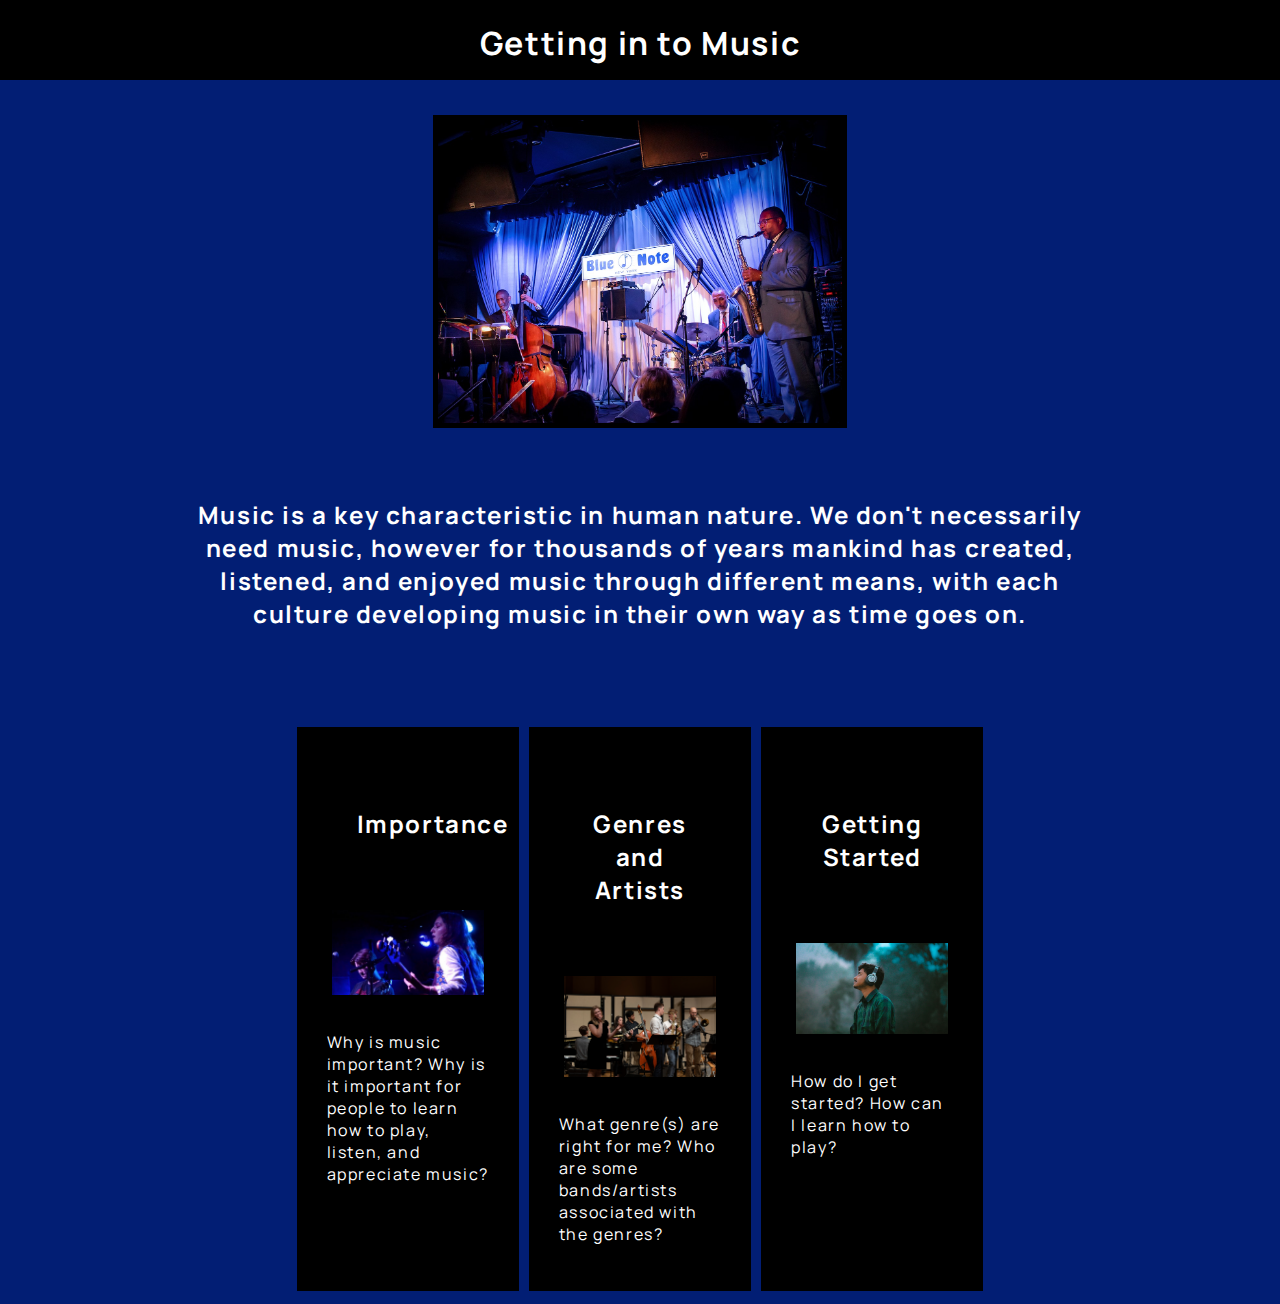
<file: index.html>
<!DOCTYPE html>
<html>

<head>
	<title>Unit 2 Starter Code, Option 2</title>
	<link href="style.css" rel="stylesheet" type="text/css" />
</head>

<body>
	<div class="div-main">
		<div class="navbar" onclick="location.href='index.html';">
			<h1>Getting in to Music</h1>
		</div>
		<br>
		<!-- Change the image below to one you want to use. -->
		<img src="indexImgs/jazzclub.jpg" alt="jazz club">
		<h2> Music is a key characteristic in human nature. We don't necessarily need music, however for thousands of years
			mankind has created, listened, and enjoyed music through different means, with each culture developing music in
			their own way as time goes on. </h2>
		<br>

		<div class="section-container">
			<div class="section" onclick="location.href='sectionOne.html';">
				<h2>Importance</h2>
				<img class="section-image" src="indexImgs/sectionone.jpg" alt="band playing music">
				<p class="section-information"> Why is music important? Why is it important for people to learn how to play,
					listen, and appreciate music?</p>
			</div>

			<div class="section" onclick="location.href='sectionTwo.html';">
				<h2> Genres and Artists </h2>
				<img class="section-image" src="indexImgs/sectiontwo.jpg" alt="band playing music">
				<p class="section-information"> What genre(s) are right for me? Who are some bands/artists associated with the
					genres? </p>
			</div>

			<div class="section" onclick="location.href='sectionThree.html';">
				<h2> Getting Started</h2>
				<img class="section-image" src="indexImgs/sectionthree.jpeg" alt="person listening to music">
				<p class="section-information"> How do I get started? How can I learn how to play?</p>
			</div>

		</div>
	</div>
</body>

</html>
</file>
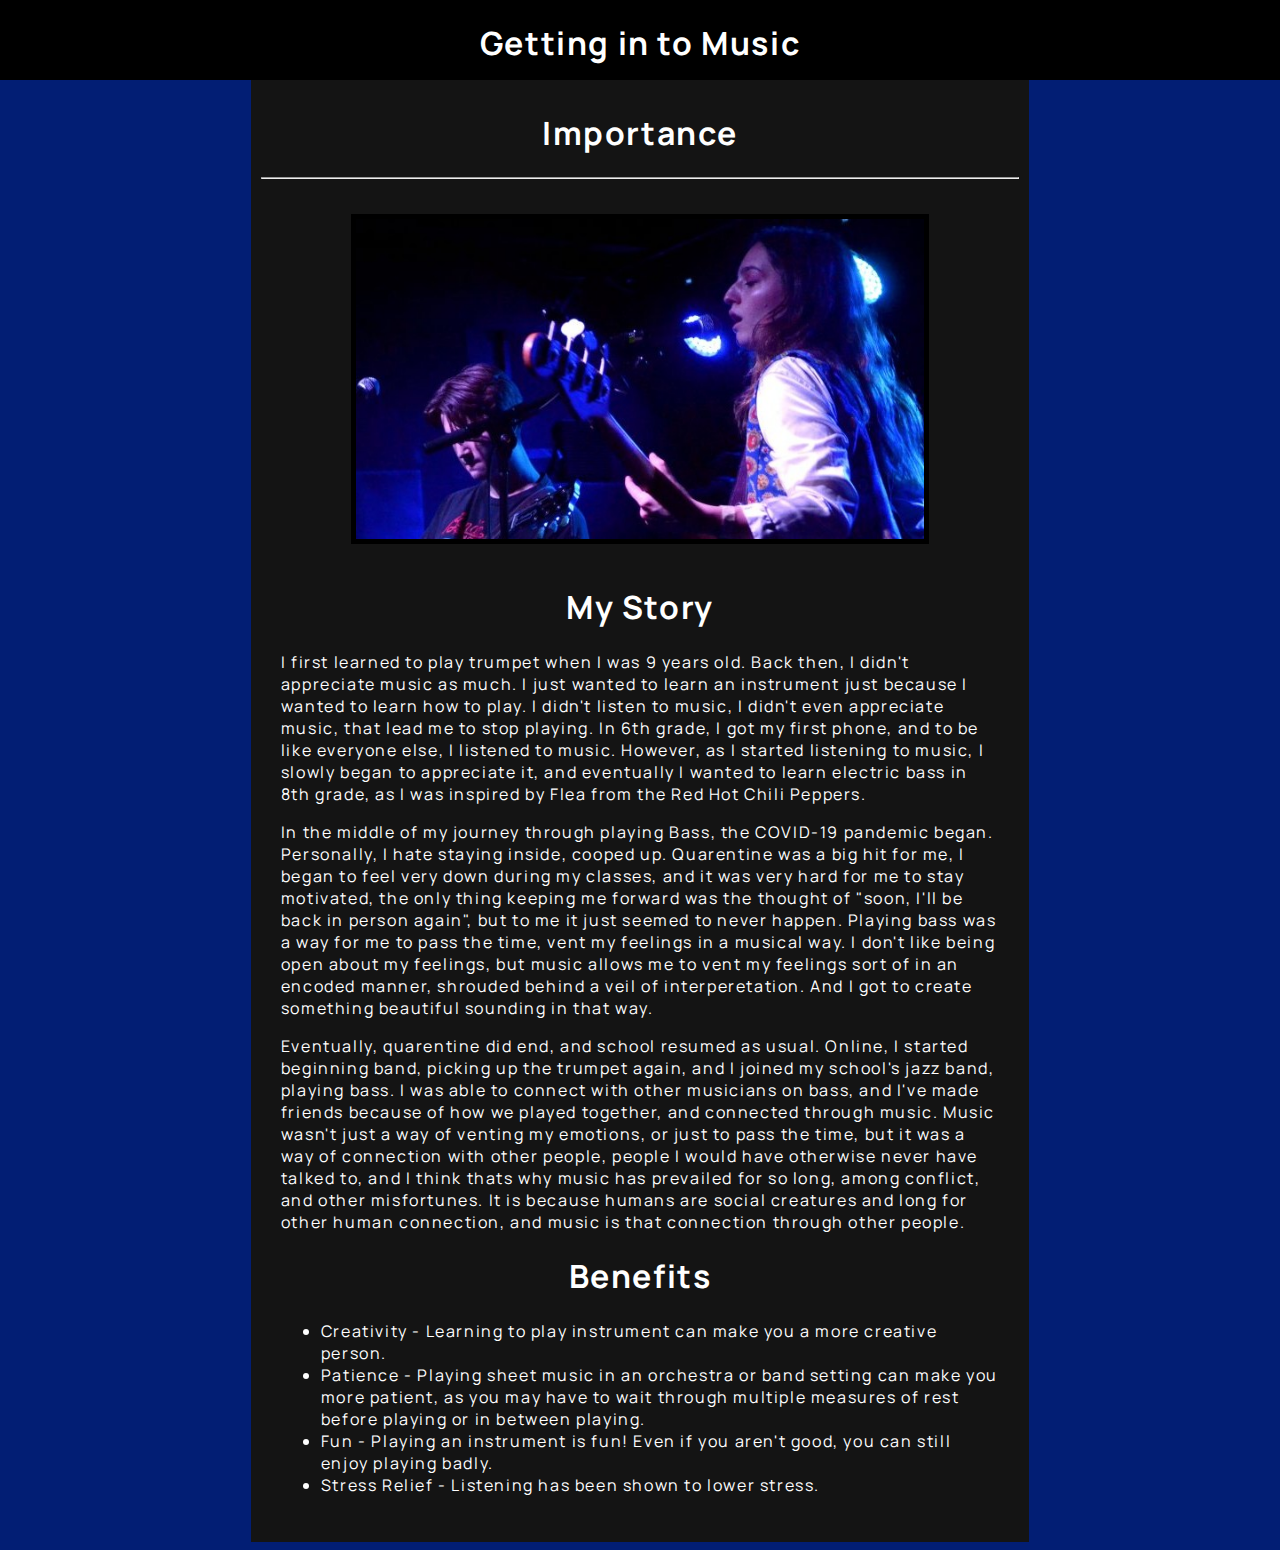
<file: sectionOne.html>
<!DOCTYPE html>
<html>

<head>
	<link rel="stylesheet" href="style.css">
</head>

<body>
	<div class="div-main">
		<div class="navbar" onclick="location.href='index.html';">
			<h1>Getting in to Music</h1>
		</div>

		<div class="main-body">
			<h1> Importance </h1>
			<hr>
			<br>

			<img class="main-img" src="indexImgs/sectionone.jpg" alt="band playing music">

			<div class="main-p">
				<h1> My Story</h1>
				<p>
					I first learned to play trumpet when I was 9 years old. Back then, I didn't appreciate music as much. I just
					wanted to learn an instrument just because I wanted to learn how to play. I didn't listen to music, I didn't
					even appreciate music, that lead me to stop playing. In 6th grade, I got my first phone, and to be like
					everyone else, I listened to music. However, as I started listening to music, I slowly began to appreciate it,
					and eventually I wanted to learn electric bass in 8th grade, as I was inspired by Flea from the Red Hot Chili
					Peppers.
				</p>
				<p>
					In the middle of my journey through playing Bass, the COVID-19 pandemic began. Personally, I hate staying
					inside, cooped up. Quarentine was a big hit for me, I began to feel very down during my classes, and it was
					very hard for me to stay motivated, the only thing keeping me forward was the thought of "soon, I'll be back
					in person again", but to me it just seemed to never happen. Playing bass was a way for me to pass the time,
					vent my feelings in a musical way. I don't like being open about my feelings, but music allows me to vent my
					feelings sort of in an encoded manner, shrouded behind a veil of interperetation. And I got to create
					something beautiful sounding in that way.
				</p>
				<p>
					Eventually, quarentine did end, and school resumed as usual. Online, I started beginning band, picking up the
					trumpet again, and I joined my school's jazz band, playing bass. I was able to connect with other musicians on
					bass, and I've made friends because of how we played together, and connected through music. Music wasn't just
					a way of venting my emotions, or just to pass the time, but it was a way of connection with other people,
					people I would have otherwise never have talked to, and I think thats why music has prevailed for so long,
					among conflict, and other misfortunes. It is because humans are social creatures and long for other human
					connection, and music is that connection through other people.
				</p>

				<h1> Benefits </h1>
				<ul>
					<li> Creativity - Learning to play instrument can make you a more creative person. </li>
					<li> Patience - Playing sheet music in an orchestra or band setting can make you more patient, as you may have
						to wait through multiple measures of rest before playing or in between playing.
					</li>
					<li> Fun - Playing an instrument is fun! Even if you aren't good, you can still enjoy playing badly. </li>
					<li> Stress Relief - Listening has been shown to lower stress. </li>
				</ul>
			</div>
		</div>
	</div>
</body>

</html>
</file>
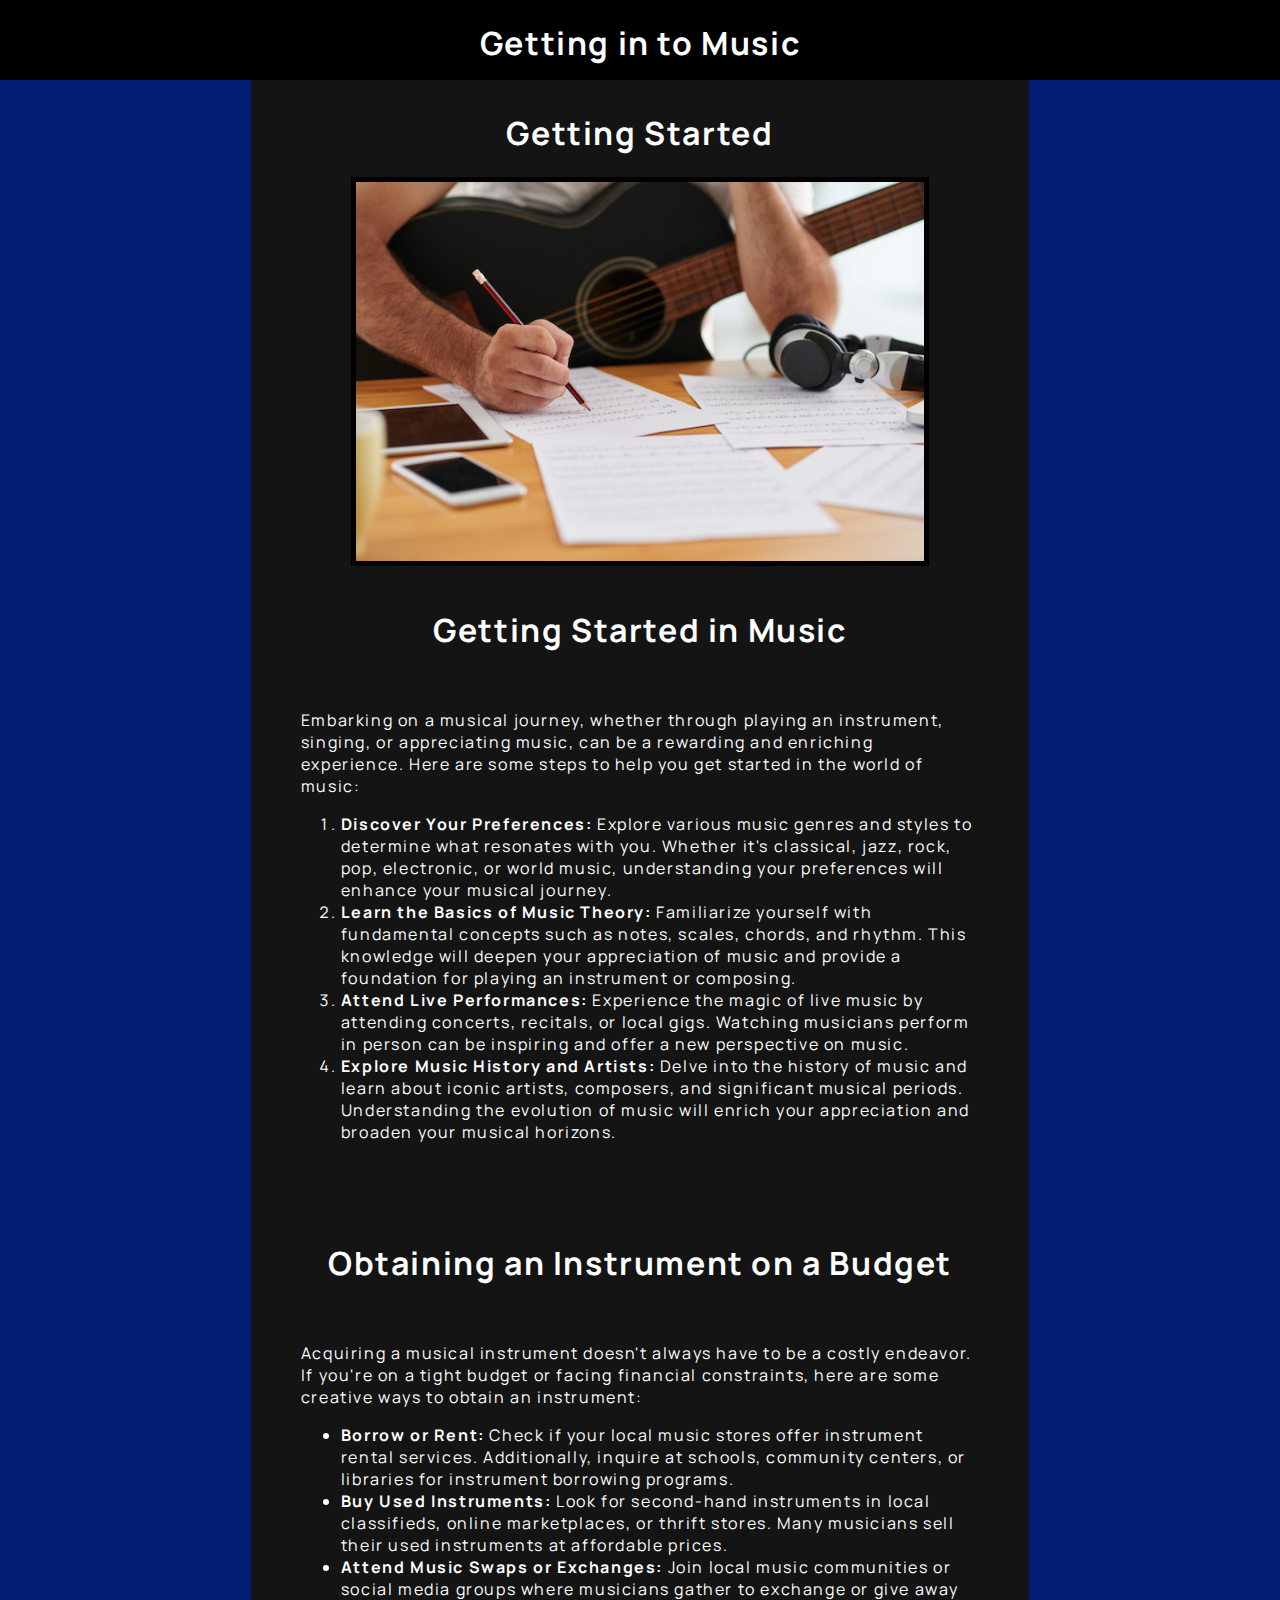
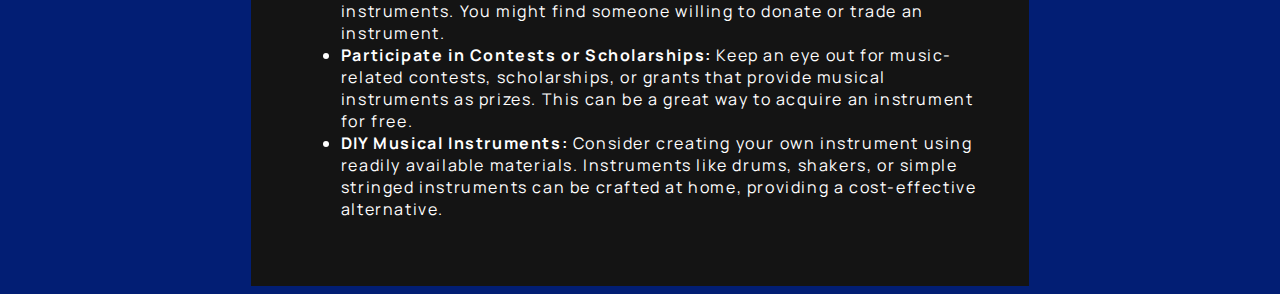
<file: sectionThree.html>
<!DOCTYPE html>
<html>

<head>
	<link rel="stylesheet" href="style.css">
</head>

<body>
	<div class="div-main">
		<div class="navbar" onclick="location.href='index.html';">
			<h1>Getting in to Music</h1>
		</div>

		<div class="main-body">
			<h1> Getting Started </h1>

			<img class="main-img" src="sectionthree/composer.jpe" alt="person with guitar writing music">

			<div class="main-p">
				<h1>Getting Started in Music</h1>
				<div class="main-p">
					<p>Embarking on a musical journey, whether through playing an instrument, singing, or appreciating music, can
						be a rewarding and enriching experience. Here are some steps to help you get started in the world of music:
					</p>
					<ol>
						<li><strong>Discover Your Preferences:</strong> Explore various music genres and styles to determine what
							resonates with you. Whether it's classical, jazz, rock, pop, electronic, or world music, understanding
							your preferences will enhance your musical journey.</li>
						<li><strong>Learn the Basics of Music Theory:</strong> Familiarize yourself with fundamental concepts such
							as notes, scales, chords, and rhythm. This knowledge will deepen your appreciation of music and provide a
							foundation for playing an instrument or composing.</li>
						<li><strong>Attend Live Performances:</strong> Experience the magic of live music by attending concerts,
							recitals, or local gigs. Watching musicians perform in person can be inspiring and offer a new perspective
							on music.</li>
						<li><strong>Explore Music History and Artists:</strong> Delve into the history of music and learn about
							iconic artists, composers, and significant musical periods. Understanding the evolution of music will
							enrich your appreciation and broaden your musical horizons.</li>
					</ol>
				</div>
			</div>

			<div class="main-p">
				<h1>Obtaining an Instrument on a Budget</h1>
				<div class="main-p">
					<p>Acquiring a musical instrument doesn't always have to be a costly endeavor. If you're on a tight budget or
						facing financial constraints, here are some creative ways to obtain an instrument:</p>
					<ul>
						<li><strong>Borrow or Rent:</strong> Check if your local music stores offer instrument rental services.
							Additionally, inquire at schools, community centers, or libraries for instrument borrowing programs.</li>
						<li><strong>Buy Used Instruments:</strong> Look for second-hand instruments in local classifieds, online
							marketplaces, or thrift stores. Many musicians sell their used instruments at affordable prices.</li>
						<li><strong>Attend Music Swaps or Exchanges:</strong> Join local music communities or social media groups
							where musicians gather to exchange or give away instruments. You might find someone willing to donate or
							trade an instrument.</li>
						<li><strong>Participate in Contests or Scholarships:</strong> Keep an eye out for music-related contests,
							scholarships, or grants that provide musical instruments as prizes. This can be a great way to acquire an
							instrument for free.</li>
						<li><strong>DIY Musical Instruments:</strong> Consider creating your own instrument using readily available
							materials. Instruments like drums, shakers, or simple stringed instruments can be crafted at home,
							providing a cost-effective alternative.</li>
					</ul>
				</div>
			</div>

		</div>
	</div>
</body>

</html>
</file>
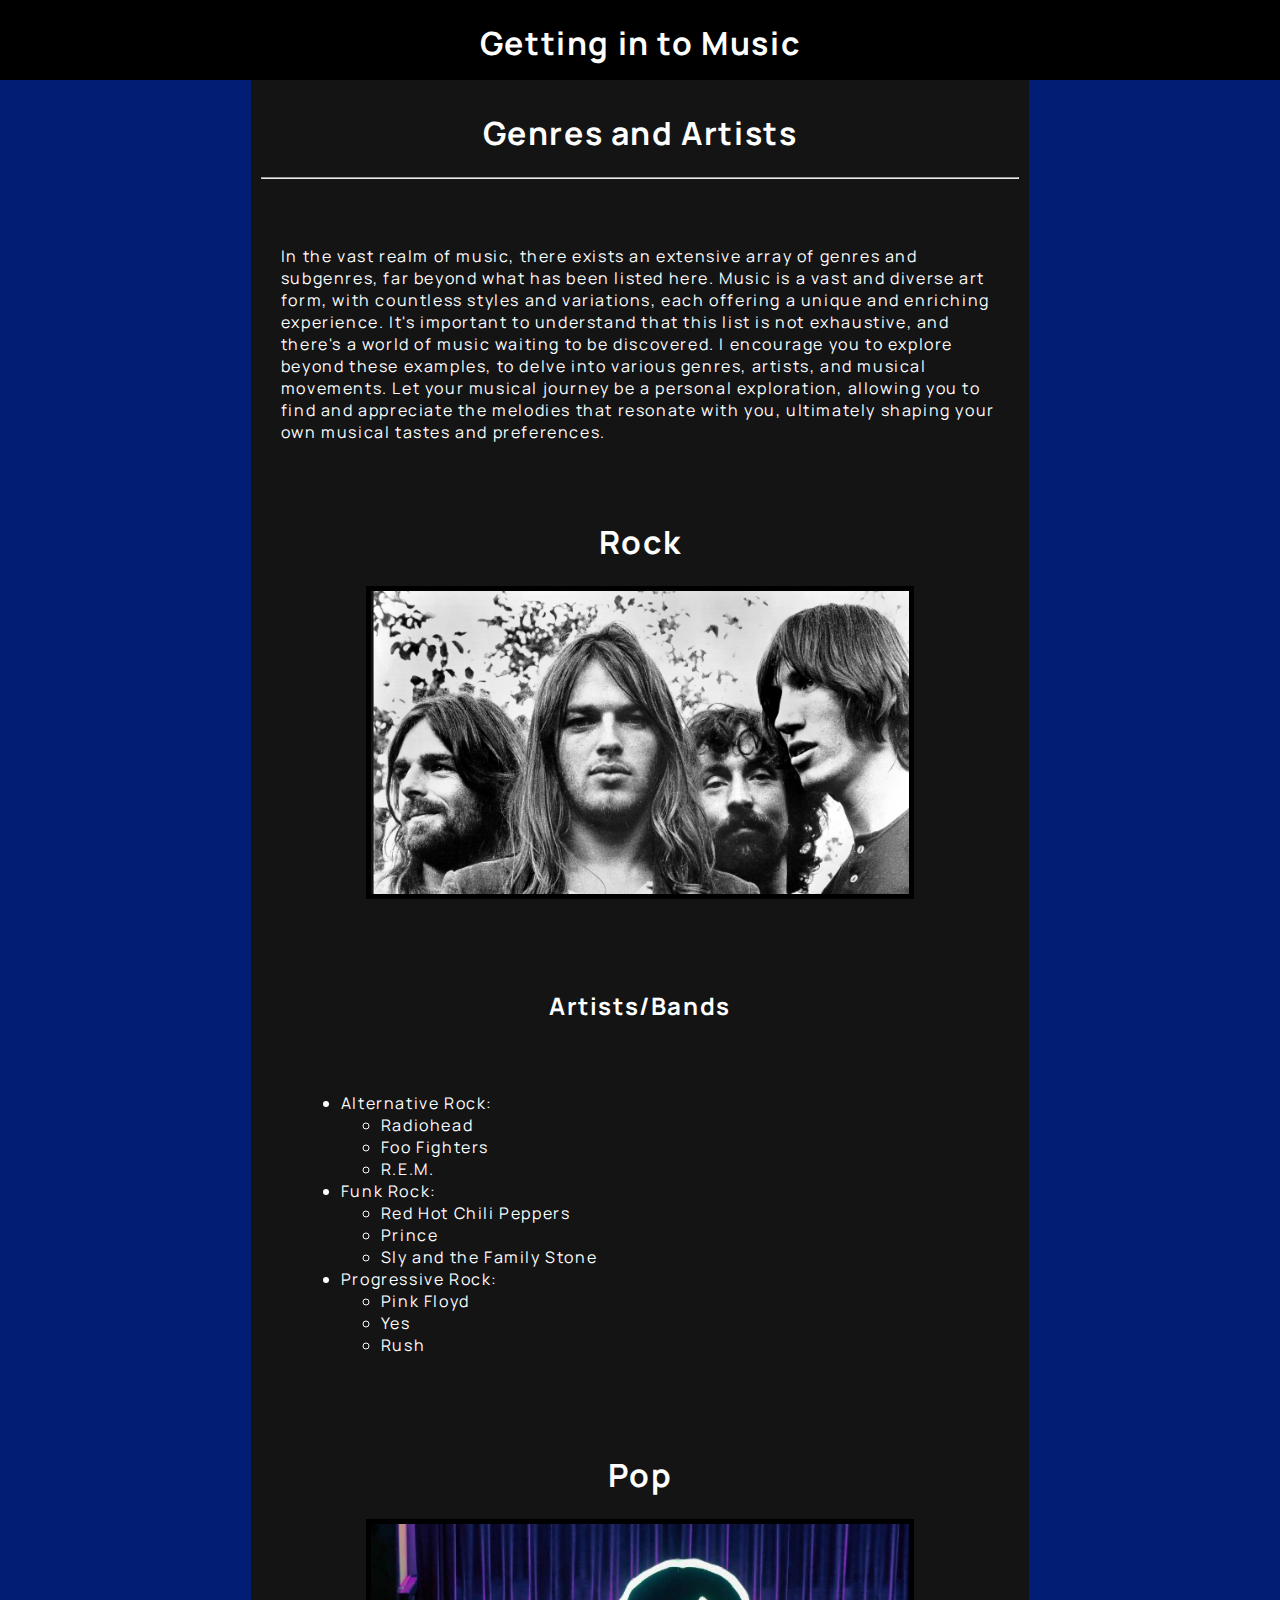
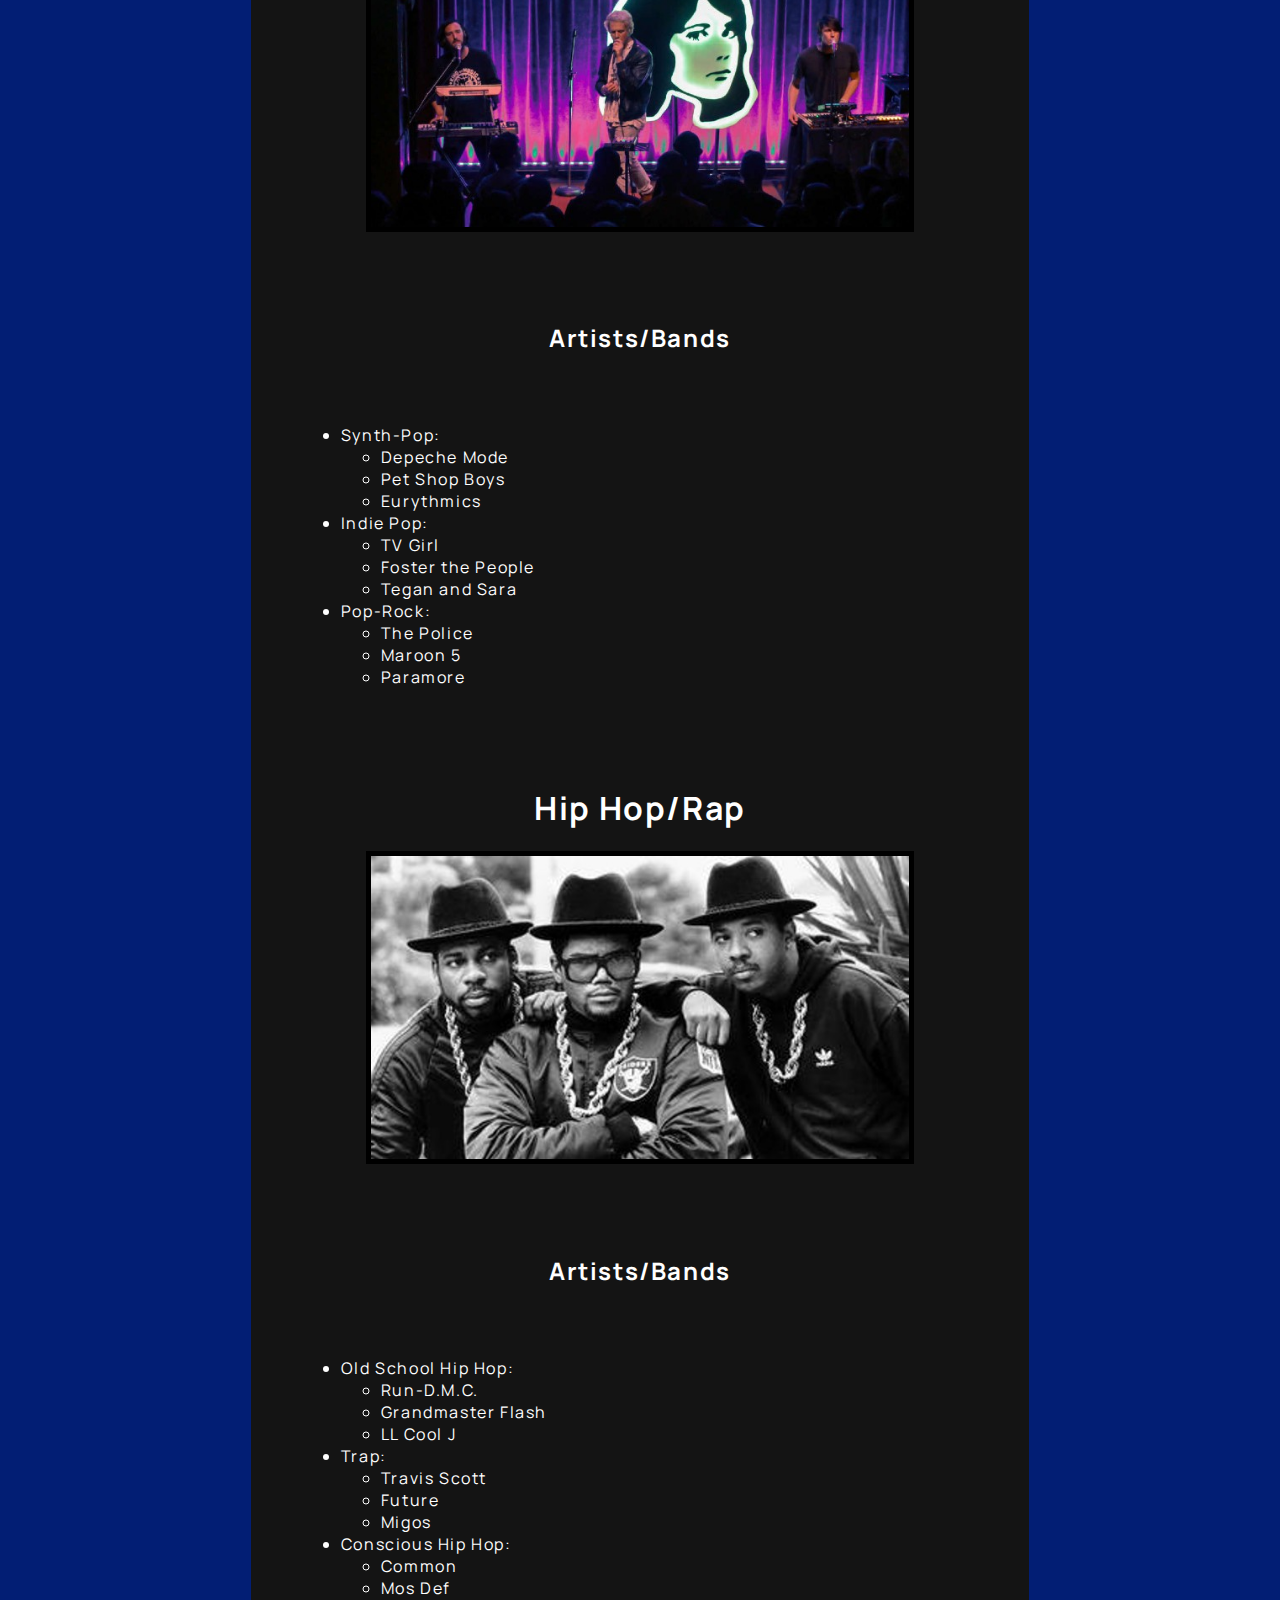
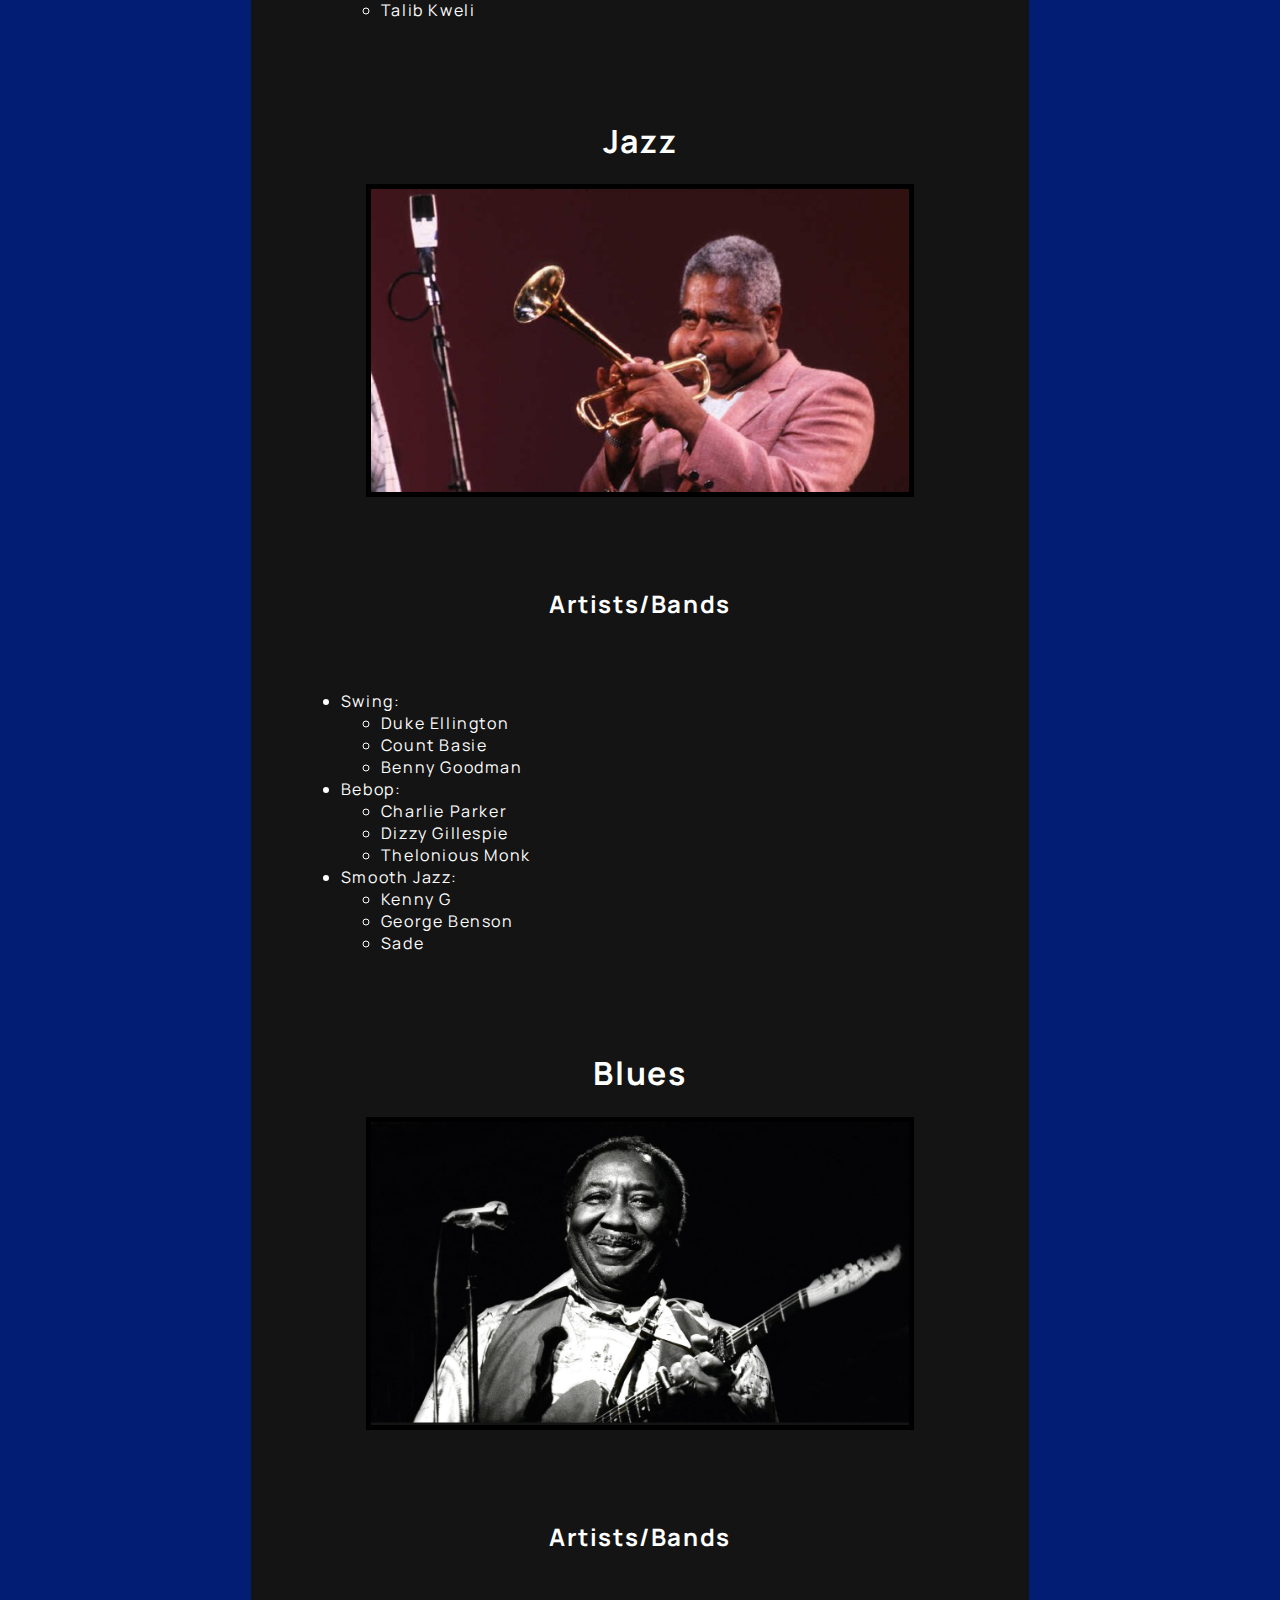
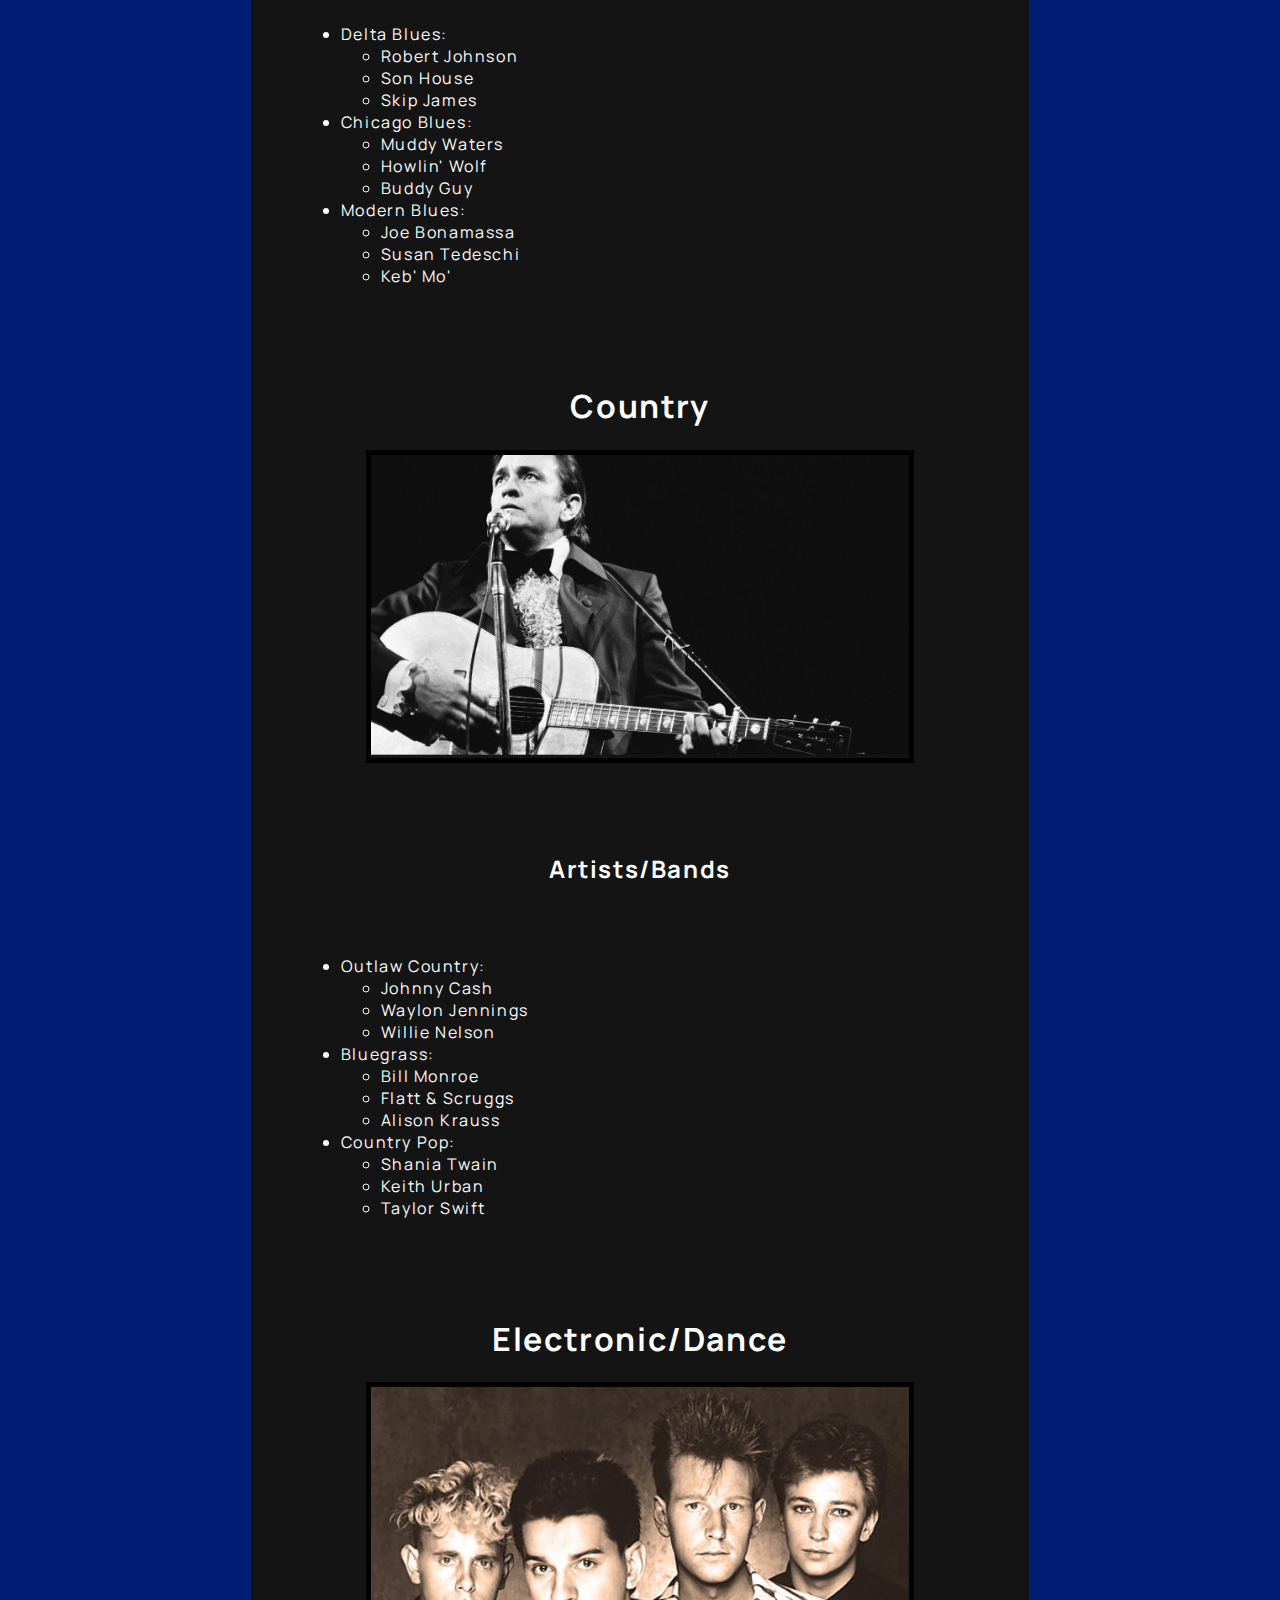
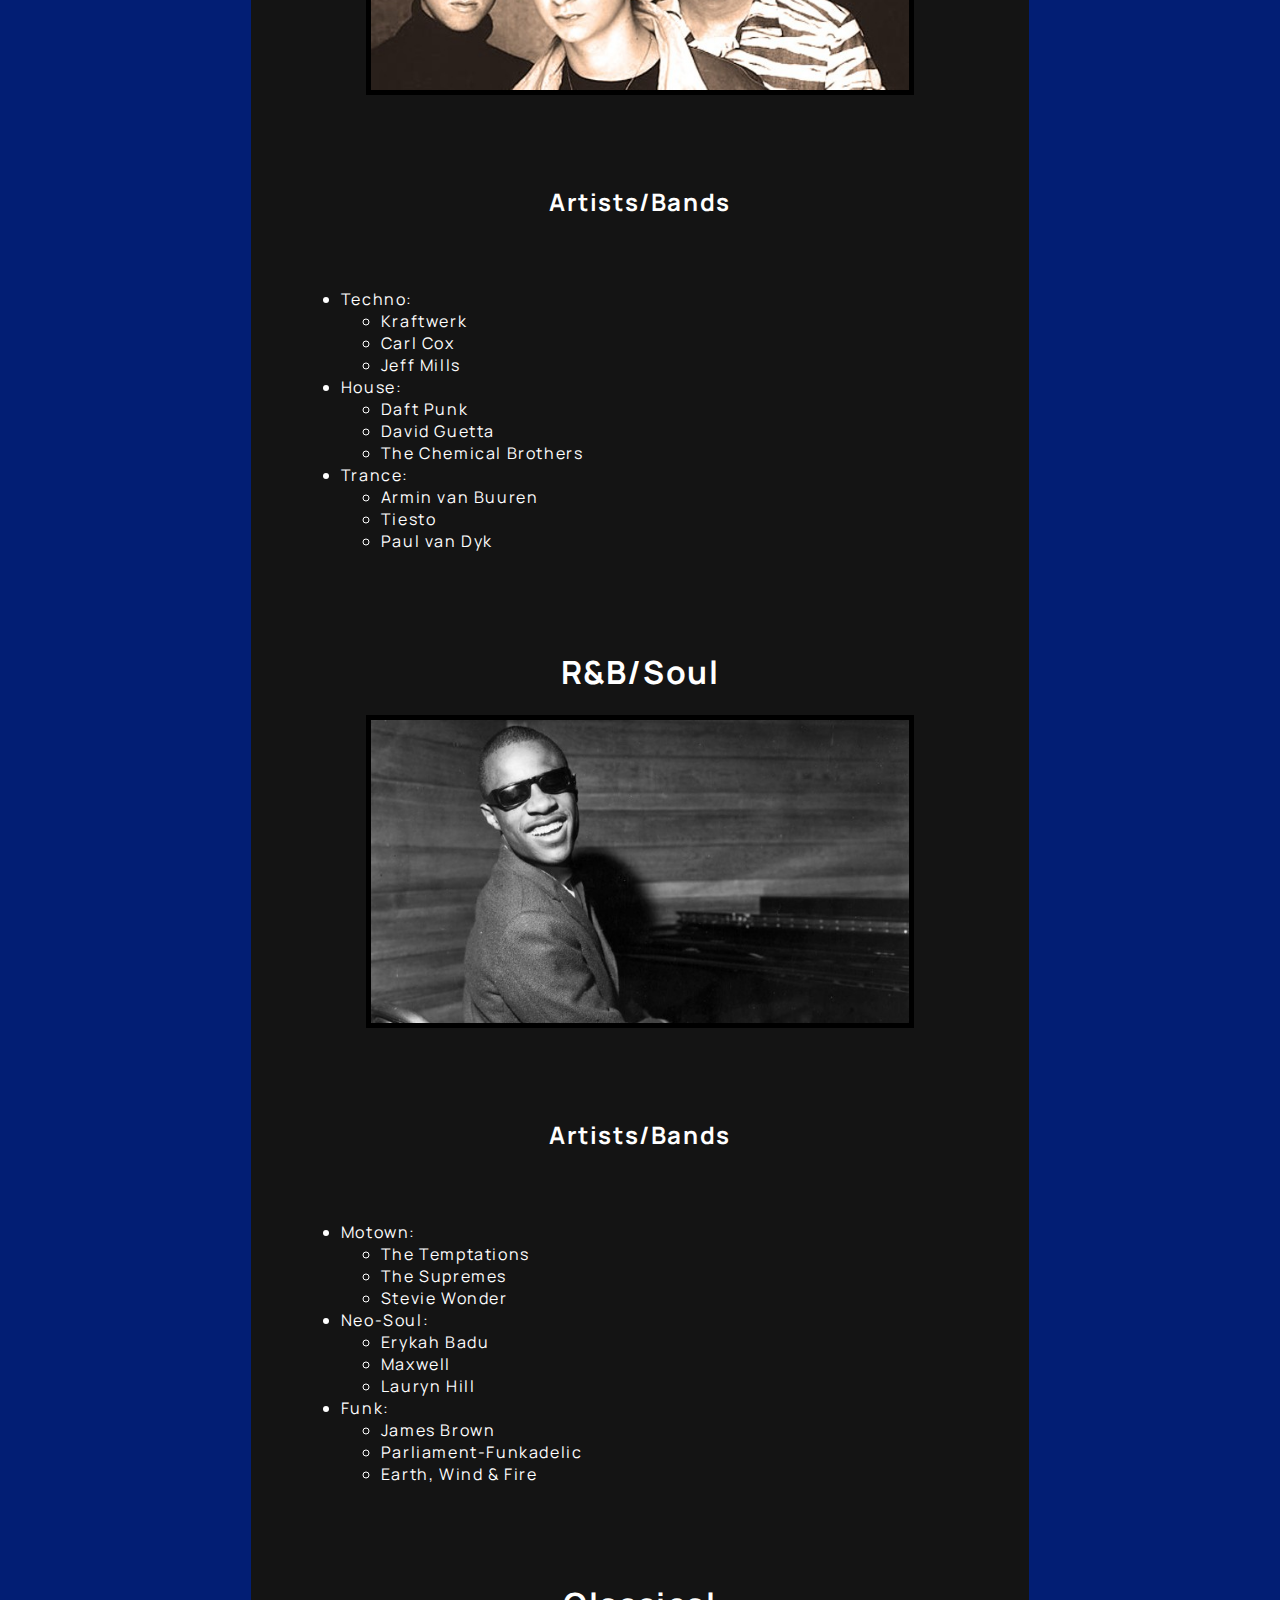
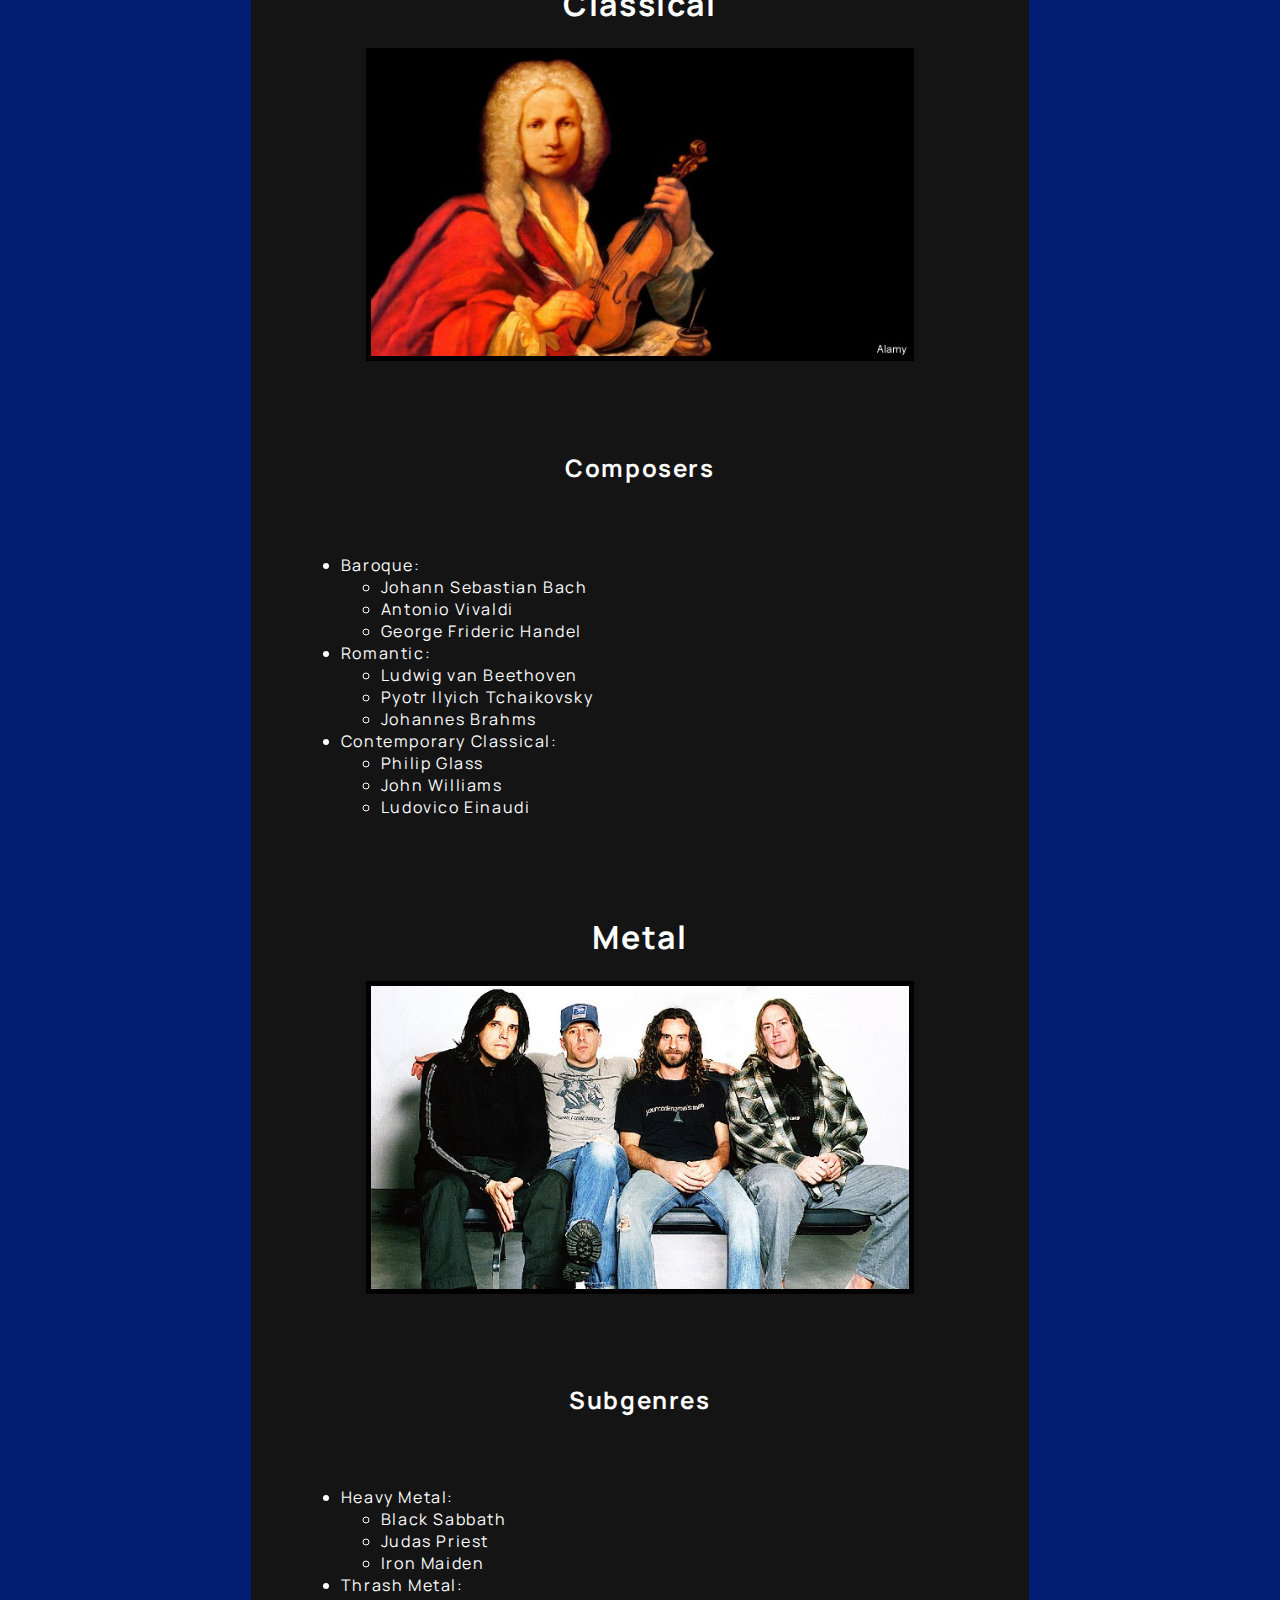
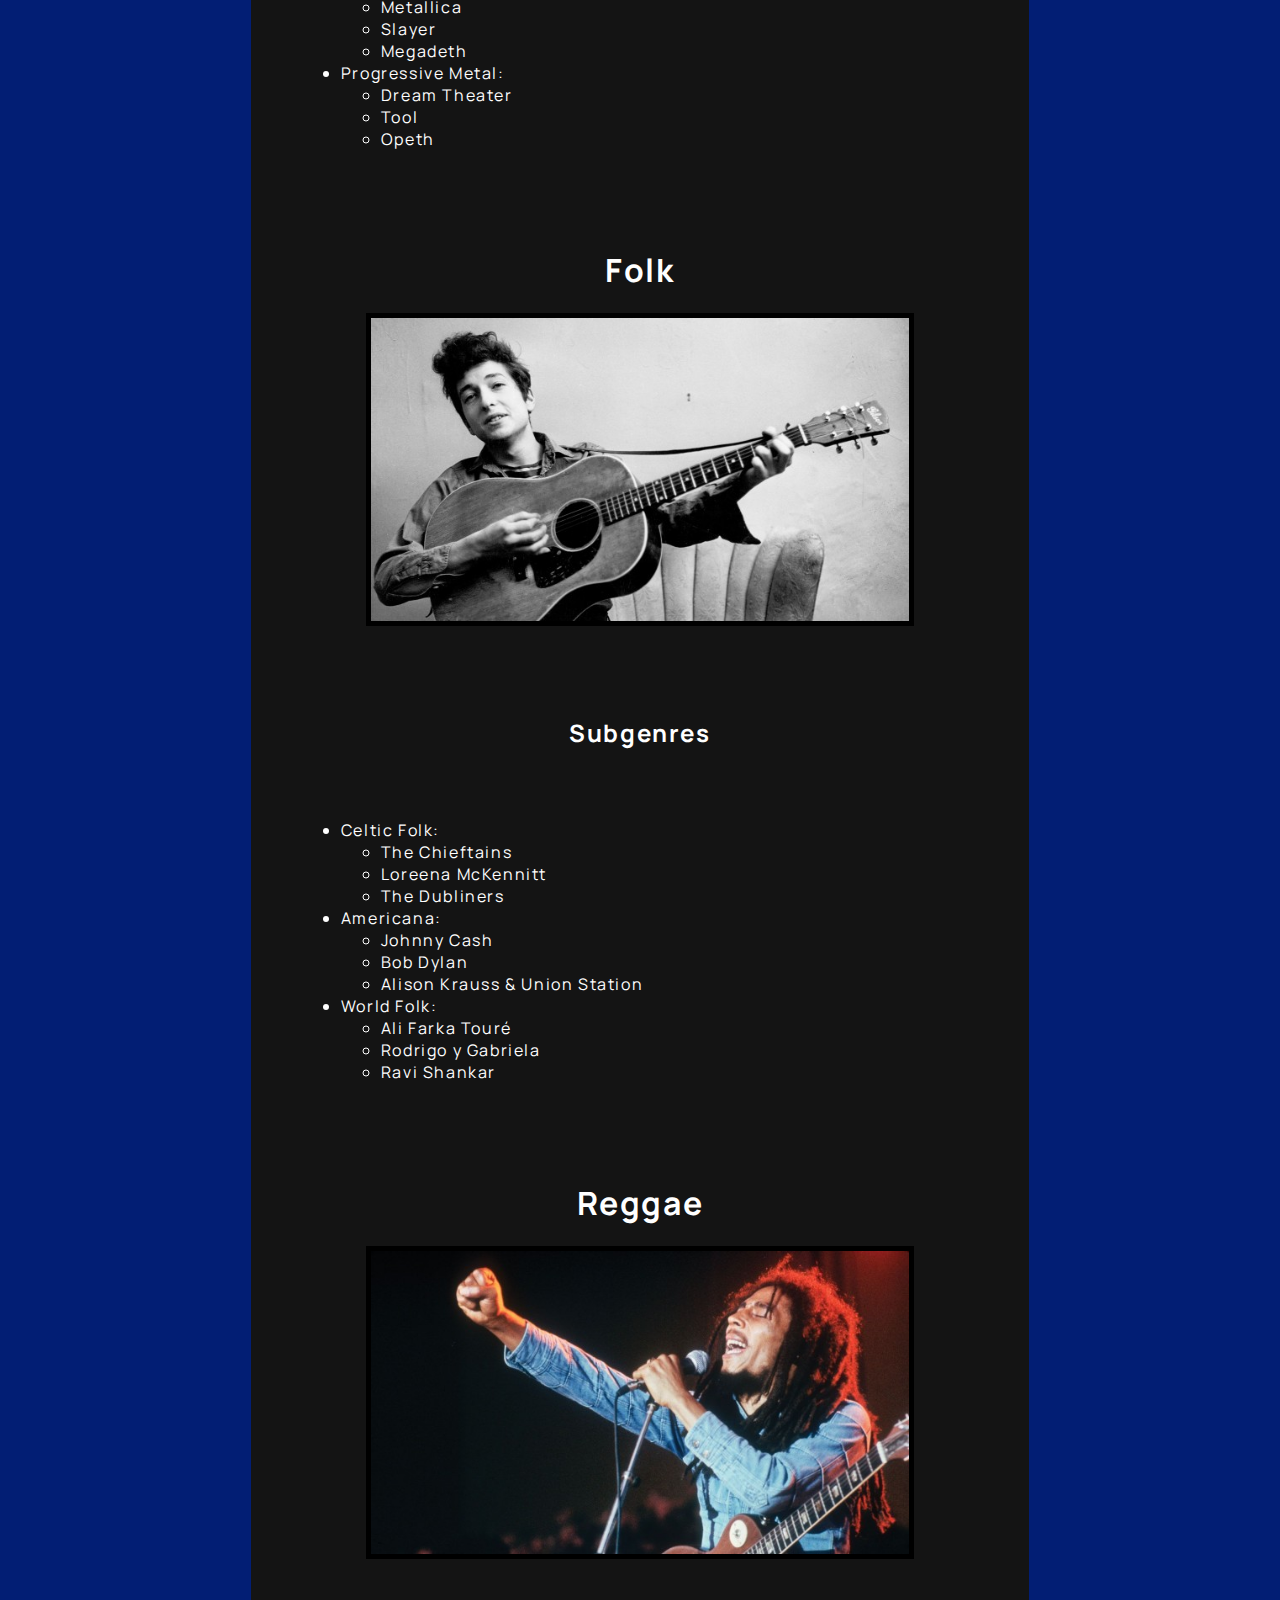
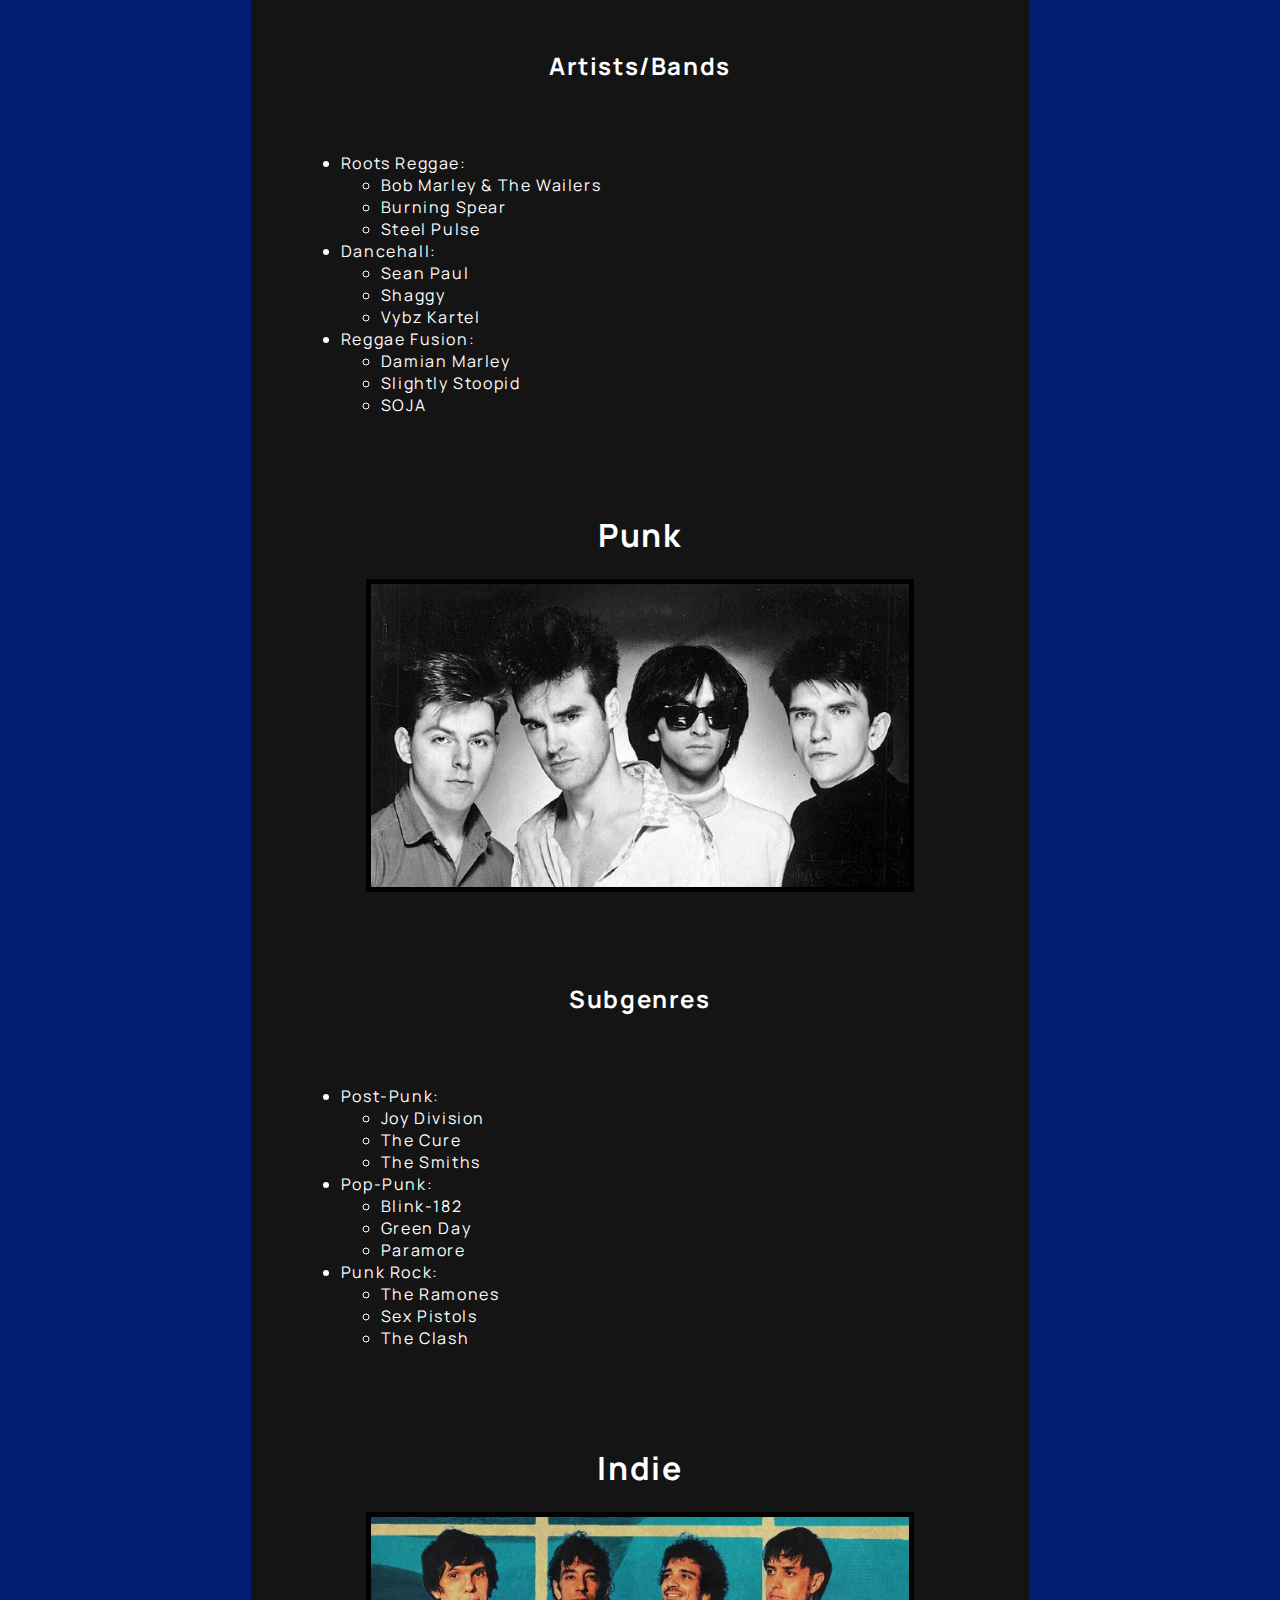
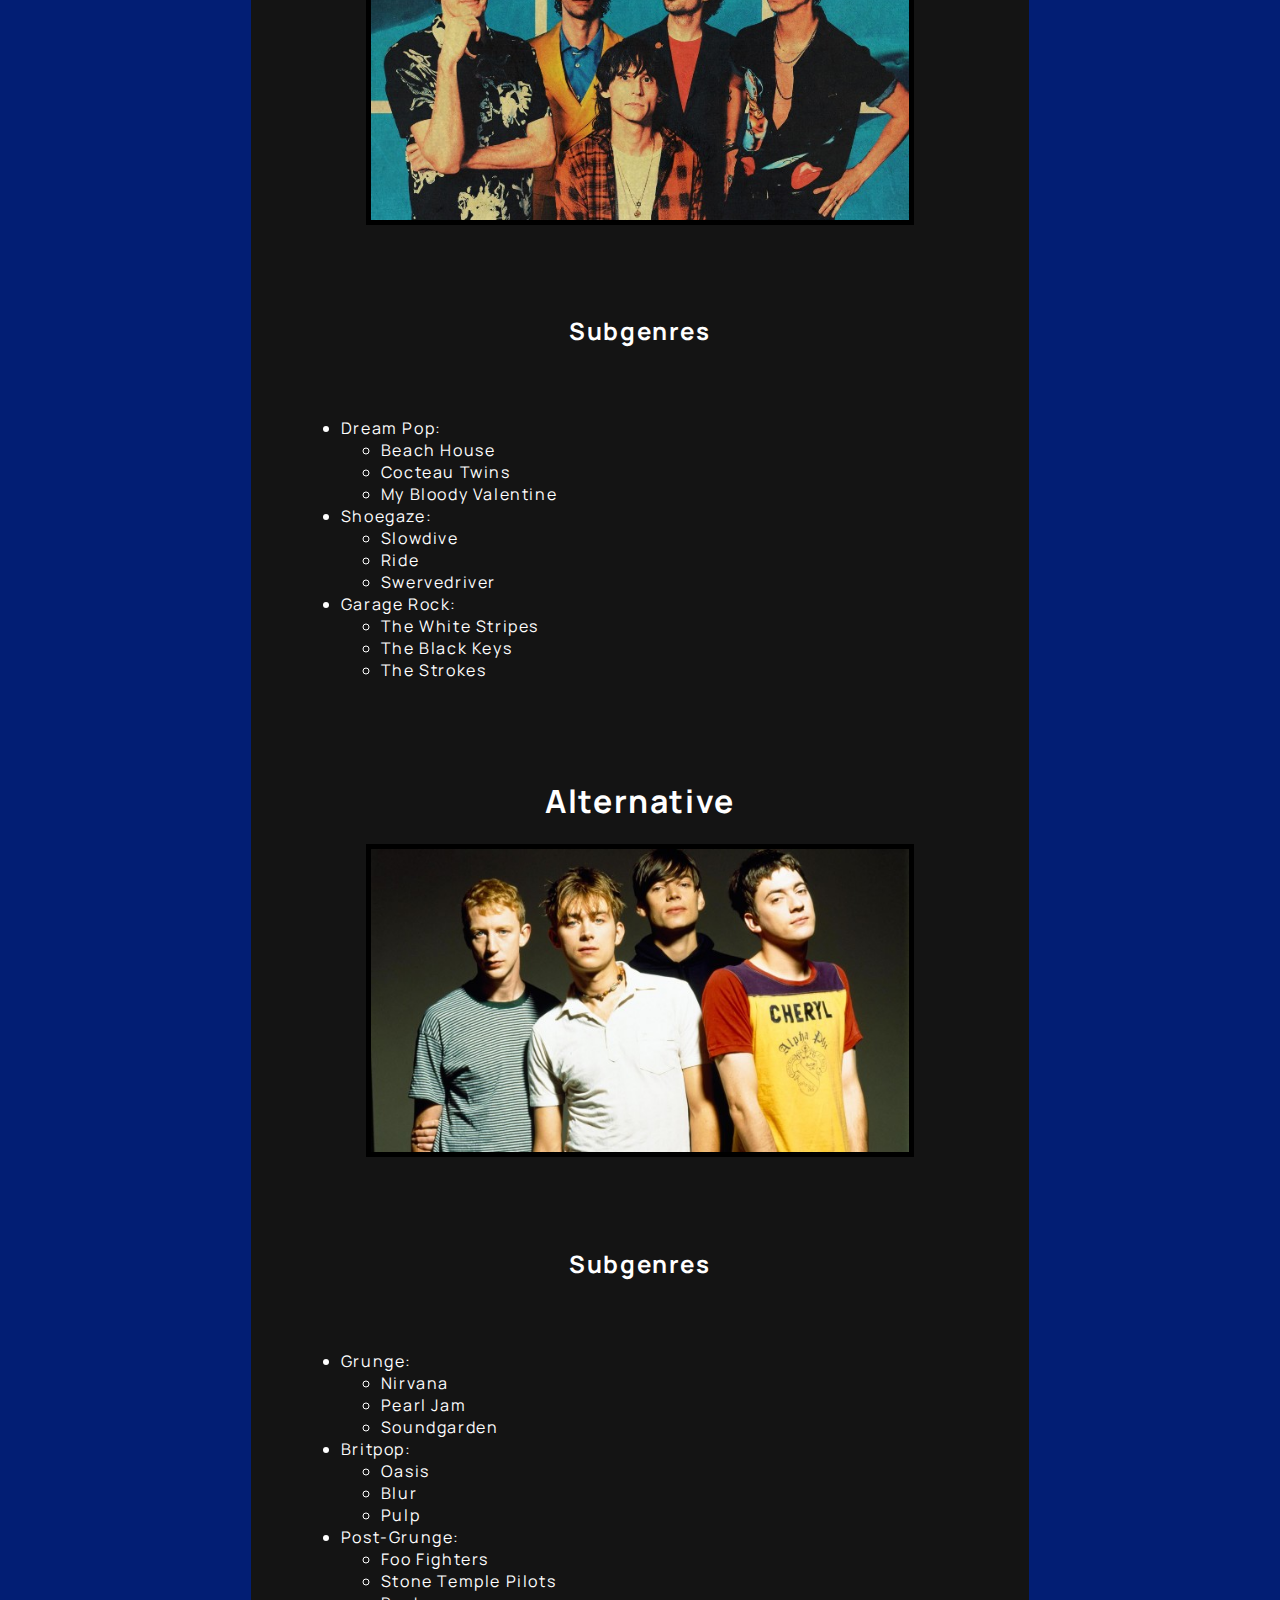
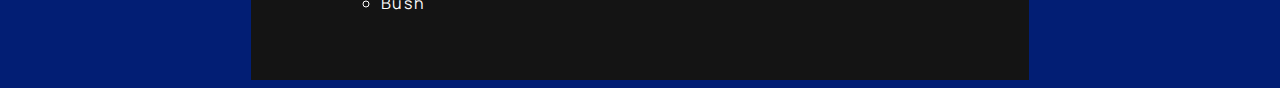
<file: sectionTwo.html>
<!DOCTYPE html>
<html>

<head>
	<link rel="stylesheet" href="style.css">
</head>

<body>
	<div class="div-main">
		<div class="navbar" onclick="location.href='index.html';">
			<h1>Getting in to Music</h1>
		</div>

		<div class="main-body">
			<h1> Genres and Artists </h1>
			<hr>
			<br>

			<div class="main-p">
				<p> In the vast realm of music, there exists an extensive array of genres and subgenres, far beyond what has
					been listed here. Music is a vast and diverse art form, with countless styles and variations, each offering a
					unique and enriching experience. It's important to understand that this list is not exhaustive, and there's a
					world of music waiting to be discovered. I encourage you to explore beyond these examples, to delve into
					various genres, artists, and musical movements. Let your musical journey be a personal exploration, allowing
					you to find and appreciate the melodies that resonate with you, ultimately shaping your own musical tastes and
					preferences. </p>
			</div>

			<!-- Rock -->
			<div class="main-p">
				<h1>Rock</h1>
				<img class="main-img" src="sectiontwo/pinkfloyd.png" alt="pink floyd">
				<div class="main-p">
					<h2>Artists/Bands</h2>
					<ul>
						<li>Alternative Rock:
							<ul>
								<li>Radiohead</li>
								<li>Foo Fighters</li>
								<li>R.E.M.</li>
							</ul>
						</li>
						<li>Funk Rock:
							<ul>
								<li>Red Hot Chili Peppers</li>
								<li>Prince</li>
								<li>Sly and the Family Stone</li>
							</ul>
						</li>
						<li>Progressive Rock:
							<ul>
								<li>Pink Floyd</li>
								<li>Yes</li>
								<li>Rush</li>
							</ul>
						</li>
					</ul>
				</div>
			</div>

			<!-- Pop -->
			<div class="main-p">
				<h1>Pop</h1>
				<img class="main-img" src="sectiontwo/tvgirl.jpg" alt="tv girl">
				<div class="main-p">
					<h2>Artists/Bands</h2>
					<ul>
						<li>Synth-Pop:
							<ul>
								<li>Depeche Mode</li>
								<li>Pet Shop Boys</li>
								<li>Eurythmics</li>
							</ul>
						</li>
						<li>Indie Pop:
							<ul>
								<li>TV Girl</li>
								<li>Foster the People</li>
								<li>Tegan and Sara</li>
							</ul>
						</li>
						<li>Pop-Rock:
							<ul>
								<li>The Police</li>
								<li>Maroon 5</li>
								<li>Paramore</li>
							</ul>
						</li>
					</ul>
				</div>
			</div>

			<!-- Hip Hop/Rap -->
			<div class="main-p">
				<h1>Hip Hop/Rap</h1>
				<img class="main-img" src="sectiontwo/dmc.jpg" alt="dmc">
				<div class="main-p">
					<h2>Artists/Bands</h2>
					<ul>
						<li>Old School Hip Hop:
							<ul>
								<li>Run-D.M.C.</li>
								<li>Grandmaster Flash</li>
								<li>LL Cool J</li>
							</ul>
						</li>
						<li>Trap:
							<ul>
								<li>Travis Scott</li>
								<li>Future</li>
								<li>Migos</li>
							</ul>
						</li>
						<li>Conscious Hip Hop:
							<ul>
								<li>Common</li>
								<li>Mos Def</li>
								<li>Talib Kweli</li>
							</ul>
						</li>
					</ul>
				</div>
			</div>

			<!-- Jazz -->
			<div class="main-p">
				<h1>Jazz</h1>
				<img class="main-img" src="sectiontwo/dizzy.jpg" alt="dizzy gillespie">
				<div class="main-p">
					<h2>Artists/Bands</h2>
					<ul>
						<li>Swing:
							<ul>
								<li>Duke Ellington</li>
								<li>Count Basie</li>
								<li>Benny Goodman</li>
							</ul>
						</li>
						<li>Bebop:
							<ul>
								<li>Charlie Parker</li>
								<li>Dizzy Gillespie</li>
								<li>Thelonious Monk</li>
							</ul>
						</li>
						<li>Smooth Jazz:
							<ul>
								<li>Kenny G</li>
								<li>George Benson</li>
								<li>Sade</li>
							</ul>
						</li>
					</ul>
				</div>
			</div>

			<!-- Blues -->
			<div class="main-p">
				<h1>Blues</h1>
				<img class="main-img" src="sectiontwo/muddy.png" alt="muddy waters">
				<div class="main-p">
					<h2>Artists/Bands</h2>
					<ul>
						<li>Delta Blues:
							<ul>
								<li>Robert Johnson</li>
								<li>Son House</li>
								<li>Skip James</li>
							</ul>
						</li>
						<li>Chicago Blues:
							<ul>
								<li>Muddy Waters</li>
								<li>Howlin' Wolf</li>
								<li>Buddy Guy</li>
							</ul>
						</li>
						<li>Modern Blues:
							<ul>
								<li>Joe Bonamassa</li>
								<li>Susan Tedeschi</li>
								<li>Keb' Mo'</li>
							</ul>
						</li>
					</ul>
				</div>
			</div>

			<!-- Country -->
			<div class="main-p">
				<h1>Country</h1>
				<img class="main-img" src="sectiontwo/johnnycash.png" alt="johnny cash">
				<div class="main-p">
					<h2>Artists/Bands</h2>
					<ul>
						<li>Outlaw Country:
							<ul>
								<li>Johnny Cash</li>
								<li>Waylon Jennings</li>
								<li>Willie Nelson</li>
							</ul>
						</li>
						<li>Bluegrass:
							<ul>
								<li>Bill Monroe</li>
								<li>Flatt & Scruggs</li>
								<li>Alison Krauss</li>
							</ul>
						</li>
						<li>Country Pop:
							<ul>
								<li>Shania Twain</li>
								<li>Keith Urban</li>
								<li>Taylor Swift</li>
							</ul>
						</li>
					</ul>
				</div>
			</div>

			<!-- Electronic/Dance -->
			<div class="main-p">
				<h1>Electronic/Dance</h1>
				<img class="main-img" src="sectiontwo/depeche.jpg" alt="depeche mode">
				<div class="main-p">
					<h2>Artists/Bands</h2>
					<ul>
						<li>Techno:
							<ul>
								<li>Kraftwerk</li>
								<li>Carl Cox</li>
								<li>Jeff Mills</li>
							</ul>
						</li>
						<li>House:
							<ul>
								<li>Daft Punk</li>
								<li>David Guetta</li>
								<li>The Chemical Brothers</li>
							</ul>
						</li>
						<li>Trance:
							<ul>
								<li>Armin van Buuren</li>
								<li>Tiesto</li>
								<li>Paul van Dyk</li>
							</ul>
						</li>
					</ul>
				</div>
			</div>

			<!-- R&B/Soul -->
			<div class="main-p">
				<h1>R&B/Soul</h1>
				<img class="main-img" src="sectiontwo/stevie.jpg" alt="stevie wonder">
				<div class="main-p">
					<h2>Artists/Bands</h2>
					<ul>
						<li>Motown:
							<ul>
								<li>The Temptations</li>
								<li>The Supremes</li>
								<li>Stevie Wonder</li>
							</ul>
						</li>
						<li>Neo-Soul:
							<ul>
								<li>Erykah Badu</li>
								<li>Maxwell</li>
								<li>Lauryn Hill</li>
							</ul>
						</li>
						<li>Funk:
							<ul>
								<li>James Brown</li>
								<li>Parliament-Funkadelic</li>
								<li>Earth, Wind & Fire</li>
							</ul>
						</li>
					</ul>
				</div>
			</div>

			<!-- Classical -->
			<div class="main-p">
				<h1>Classical</h1>
				<img class="main-img" src="sectiontwo/vivaldi.jpg" alt="vivaldi">
				<div class="main-p">
					<h2>Composers</h2>
					<ul>
						<li>Baroque:
							<ul>
								<li>Johann Sebastian Bach</li>
								<li>Antonio Vivaldi</li>
								<li>George Frideric Handel</li>
							</ul>
						</li>
						<li>Romantic:
							<ul>
								<li>Ludwig van Beethoven</li>
								<li>Pyotr Ilyich Tchaikovsky</li>
								<li>Johannes Brahms</li>
							</ul>
						</li>
						<li>Contemporary Classical:
							<ul>
								<li>Philip Glass</li>
								<li>John Williams</li>
								<li>Ludovico Einaudi</li>
							</ul>
						</li>
					</ul>
				</div>
			</div>

			<!-- Metal -->
			<div class="main-p">
				<h1>Metal</h1>
				<img class="main-img" src="sectiontwo/tool.jpg" alt="tool">
				<div class="main-p">
					<h2>Subgenres</h2>
					<ul>
						<li>Heavy Metal:
							<ul>
								<li>Black Sabbath</li>
								<li>Judas Priest</li>
								<li>Iron Maiden</li>
							</ul>
						</li>
						<li>Thrash Metal:
							<ul>
								<li>Metallica</li>
								<li>Slayer</li>
								<li>Megadeth</li>
							</ul>
						</li>
						<li>Progressive Metal:
							<ul>
								<li>Dream Theater</li>
								<li>Tool</li>
								<li>Opeth</li>
							</ul>
						</li>
					</ul>
				</div>
			</div>

			<!-- Folk -->
			<div class="main-p">
				<h1>Folk</h1>
				<img class="main-img" src="sectiontwo/dylan.jpg" alt="bob dylan">
				<div class="main-p">
					<h2>Subgenres</h2>
					<ul>
						<li>Celtic Folk:
							<ul>
								<li>The Chieftains</li>
								<li>Loreena McKennitt</li>
								<li>The Dubliners</li>
							</ul>
						</li>
						<li>Americana:
							<ul>
								<li>Johnny Cash</li>
								<li>Bob Dylan</li>
								<li>Alison Krauss & Union Station</li>
							</ul>
						</li>
						<li>World Folk:
							<ul>
								<li>Ali Farka Touré</li>
								<li>Rodrigo y Gabriela</li>
								<li>Ravi Shankar</li>
							</ul>
						</li>
					</ul>
				</div>
			</div>

			<!-- Reggae -->
			<div class="main-p">
				<h1>Reggae</h1>
				<img class="main-img" src="sectiontwo/marley.jpg" alt="bob marley">
				<div class="main-p">
					<h2>Artists/Bands</h2>
					<ul>
						<li>Roots Reggae:
							<ul>
								<li>Bob Marley & The Wailers</li>
								<li>Burning Spear</li>
								<li>Steel Pulse</li>
							</ul>
						</li>
						<li>Dancehall:
							<ul>
								<li>Sean Paul</li>
								<li>Shaggy</li>
								<li>Vybz Kartel</li>
							</ul>
						</li>
						<li>Reggae Fusion:
							<ul>
								<li>Damian Marley</li>
								<li>Slightly Stoopid</li>
								<li>SOJA</li>
							</ul>
						</li>
					</ul>
				</div>
			</div>

			<!-- Punk -->
			<div class="main-p">
				<h1>Punk</h1>
				<img class="main-img" src="sectiontwo/smiths.jpg" alt="the smiths">
				<div class="main-p">
					<h2>Subgenres</h2>
					<ul>
						<li>Post-Punk:
							<ul>
								<li>Joy Division</li>
								<li>The Cure</li>
								<li>The Smiths</li>
							</ul>
						</li>
						<li>Pop-Punk:
							<ul>
								<li>Blink-182</li>
								<li>Green Day</li>
								<li>Paramore</li>
							</ul>
						</li>
						<li>Punk Rock:
							<ul>
								<li>The Ramones</li>
								<li>Sex Pistols</li>
								<li>The Clash</li>
							</ul>
						</li>
					</ul>
				</div>
			</div>
			<!-- Indie -->
			<div class="main-p">
				<h1>Indie</h1>
				<img class="main-img" src="sectiontwo/strokes.jpg" alt="the strokes">
				<div class="main-p">
					<h2>Subgenres</h2>
					<ul>
						<li>Dream Pop:
							<ul>
								<li>Beach House</li>
								<li>Cocteau Twins</li>
								<li>My Bloody Valentine</li>
							</ul>
						</li>
						<li>Shoegaze:
							<ul>
								<li>Slowdive</li>
								<li>Ride</li>
								<li>Swervedriver</li>
							</ul>
						</li>
						<li>Garage Rock:
							<ul>
								<li>The White Stripes</li>
								<li>The Black Keys</li>
								<li>The Strokes</li>
							</ul>
						</li>
					</ul>
				</div>
			</div>

			<!-- Alternative -->
			<div class="main-p">
				<h1>Alternative</h1>
				<img class="main-img" src="sectiontwo/blur.jpg" alt="blur">
				<div class="main-p">
					<h2>Subgenres</h2>
					<ul>
						<li>Grunge:
							<ul>
								<li>Nirvana</li>
								<li>Pearl Jam</li>
								<li>Soundgarden</li>
							</ul>
						</li>
						<li>Britpop:
							<ul>
								<li>Oasis</li>
								<li>Blur</li>
								<li>Pulp</li>
							</ul>
						</li>
						<li>Post-Grunge:
							<ul>
								<li>Foo Fighters</li>
								<li>Stone Temple Pilots</li>
								<li>Bush</li>
							</ul>
						</li>
					</ul>
				</div>
			</div>


		</div>
</body>

</html>
</file>
<file: style.css>
/* The code below centers the text of all h1's on the page. */

@import url('https://fonts.googleapis.com/css2?family=Manrope&display=swap');

body {
	font-family: 'Manrope', sans-serif;
	letter-spacing: .1rem;
	background: #021e74;
	color: white;
}


h1 {
	text-align: center;
}

/* The code below centers all images on the page and gives them a width of 400px. */
img {
	display: block;
	margin-top: 85px;
	margin-left: auto;
	margin-right: auto;
	width: 40%;
	border: 5px solid #000000;
}

/* The code below centers the text of all h2's on the page. */
h2 {
	text-align: center;
	padding: 50px;
}

.main-body {
	background: #141414;
	width: 75%;
	margin-left: auto;
	margin-right: auto;
	margin-top: 80px;
	padding: 10px;
}

.main-p {
	text-align: left;
	padding: 20px;
}

.main-img {
	width: 75%;
	margin-top: 5px;
}

/* The code below aligns all the sections horizontally on the bottom. */
.section-container {
	display: flex;
	justify-content: center;
}

/* The code below a solid black border to section and puts space between them (the margin). */
.section {
	background: #000000;
	margin: 5px;
	padding: 10px;
	max-width: 20%;
}

.section:hover {
	background: #141414;
	margin: 0px;
	padding: 10px;
	border: 5px solid #ffffff;
	transition: background 0.5s border 2s;
	cursor: pointer;
}

.section-information {
	padding: 20px;
}

.section-image {
	padding: 0;
	margin-top: 5%;
	border: 0;
	width: 75%;
}

.navbar {
	position: fixed;
	top: 0;
	left: 0;
	background: #000000;
	width: 100%;
	height: 80px;
	cursor: pointer;
}

.div-main {
	width: 80%;
	margin: 0 auto;
}
</file>
